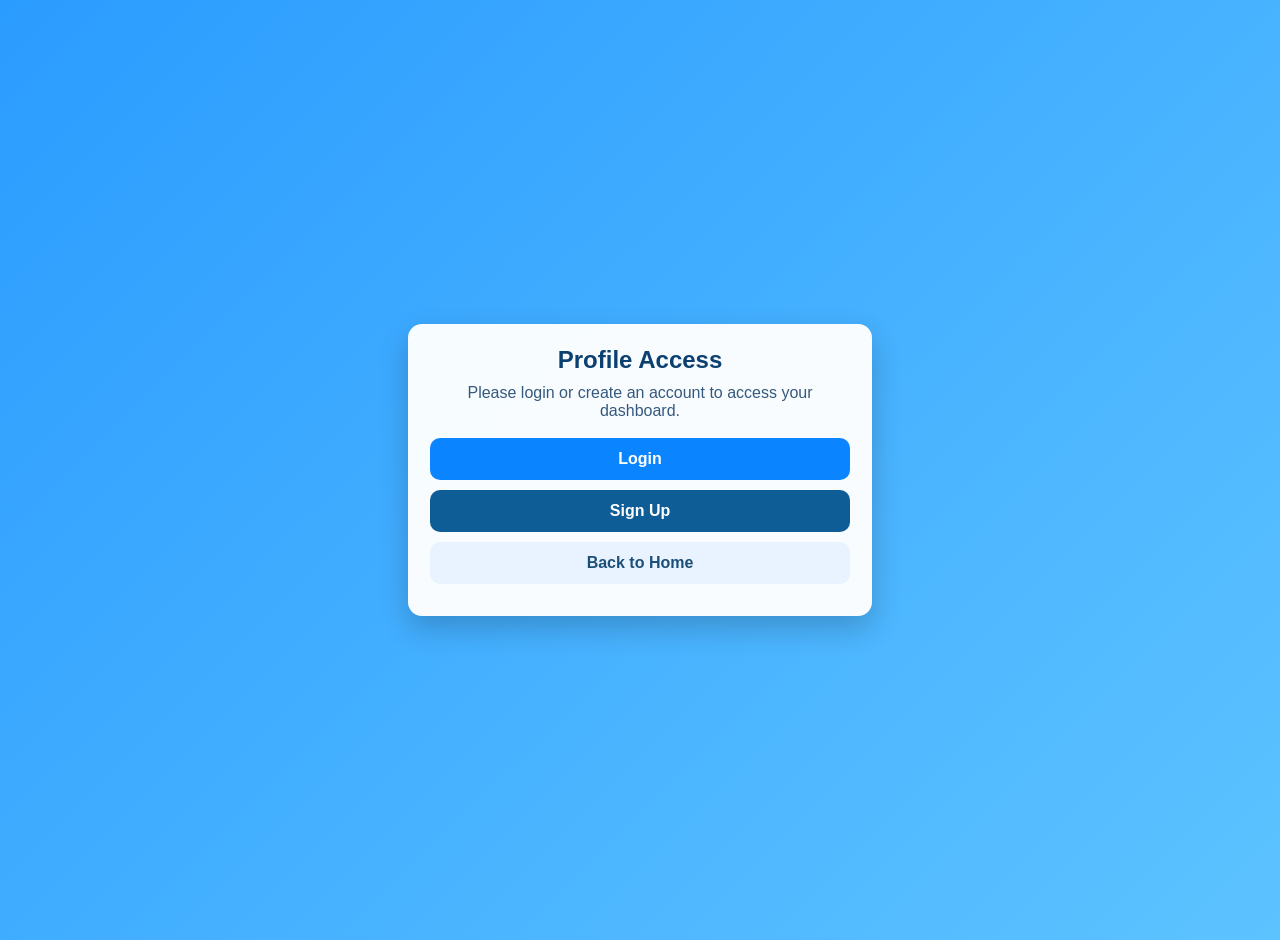
<file: mediguide_3_0/frontend/profile_options.html>
<!DOCTYPE html>
<html lang="en">
<head>
<meta charset="UTF-8">
<meta name="viewport" content="width=device-width, initial-scale=1.0">
<title>MediGuide Profile Access</title>
<style>
body{
    margin:0;
    font-family:Arial,sans-serif;
    background:linear-gradient(135deg,#2b9cff,#5dc3ff);
    min-height:100vh;
    display:flex;
    align-items:center;
    justify-content:center;
    padding:20px;
}

.card{
    width:100%;
    max-width:420px;
    background:rgba(255,255,255,0.96);
    border-radius:14px;
    padding:22px;
    box-shadow:0 12px 30px rgba(0,0,0,0.2);
    text-align:center;
}

h2{margin:0 0 10px;color:#0c4070;}
p{margin:0 0 18px;color:#35597d;}

a{
    display:block;
    text-decoration:none;
    padding:12px;
    border-radius:10px;
    margin-bottom:10px;
    font-weight:700;
}

.login{background:#0a84ff;color:#fff;}
.signup{background:#0f5d97;color:#fff;}
.home{background:#e8f3ff;color:#1b4f78;}
</style>
</head>
<body>
    <div class="card">
        <h2>Profile Access</h2>
        <p>Please login or create an account to access your dashboard.</p>
        <a class="login" href="/login?next=/dashboard">Login</a>
        <a class="signup" href="/signup?next=/dashboard">Sign Up</a>
        <a class="home" href="/index.html">Back to Home</a>
    </div>
</body>
</html>
</file>
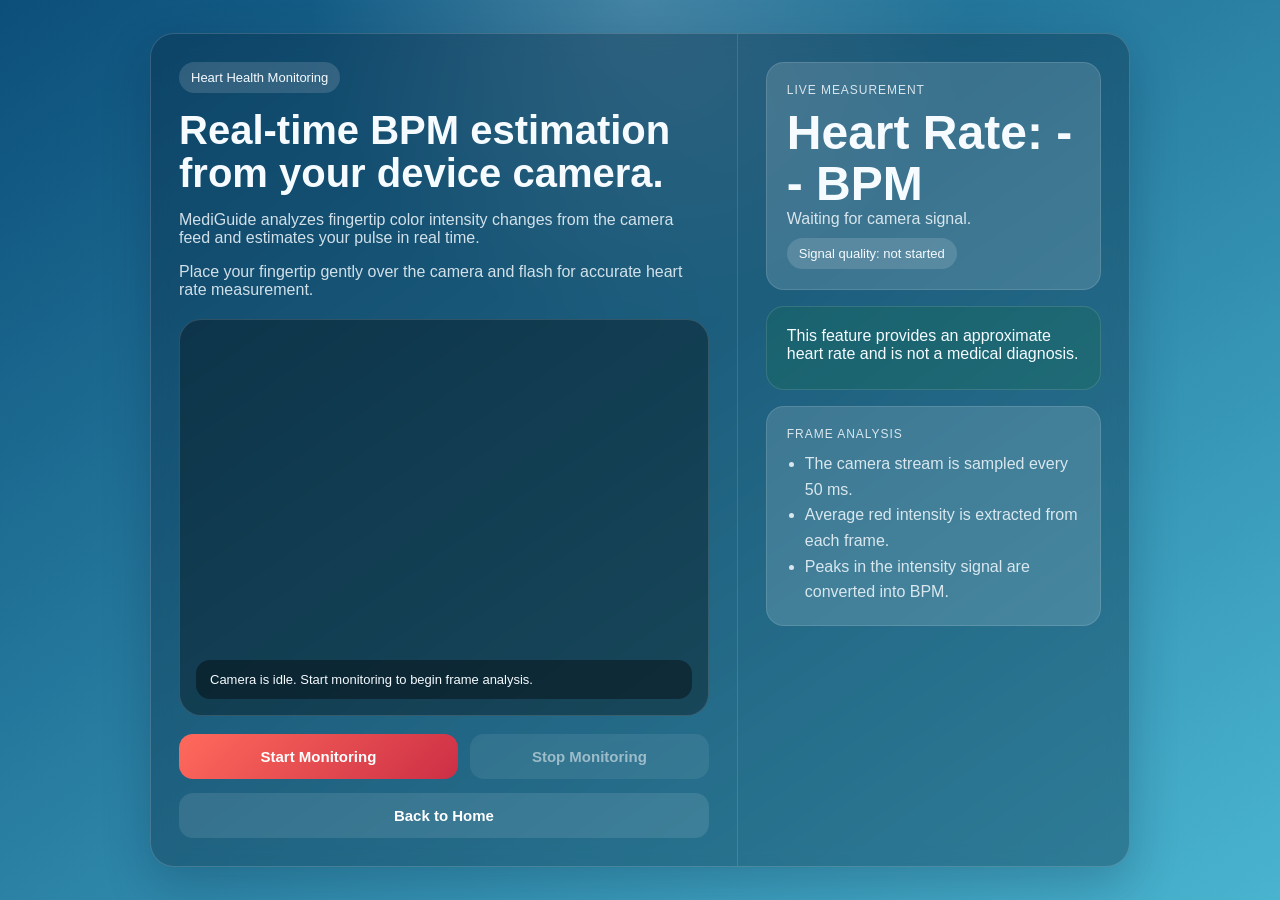
<file: mediguide_3_0/templates/heart_monitor.html>
<!DOCTYPE html>
<html lang="en">
<head>
<meta charset="UTF-8">
<meta name="viewport" content="width=device-width, initial-scale=1.0">
<title>MediGuide Heart Health Monitoring</title>
<style>
    :root {
        --bg-start: #0c4f7a;
        --bg-end: #49b4cf;
        --panel: rgba(255, 255, 255, 0.14);
        --panel-strong: rgba(255, 255, 255, 0.2);
        --text: #f5fbff;
        --muted: rgba(245, 251, 255, 0.84);
        --warn-bg: rgba(152, 18, 18, 0.28);
        --ok-bg: rgba(20, 108, 65, 0.24);
    }

    * {
        box-sizing: border-box;
    }

    body {
        margin: 0;
        min-height: 100vh;
        padding: 24px;
        font-family: Arial, sans-serif;
        color: var(--text);
        background:
            radial-gradient(circle at top, rgba(255, 255, 255, 0.18), transparent 30%),
            linear-gradient(145deg, var(--bg-start), var(--bg-end));
        display: flex;
        align-items: center;
        justify-content: center;
    }

    .page {
        width: min(980px, 100%);
        background: rgba(6, 34, 56, 0.34);
        border: 1px solid rgba(255, 255, 255, 0.16);
        border-radius: 24px;
        overflow: hidden;
        box-shadow: 0 18px 48px rgba(0, 24, 55, 0.24);
        backdrop-filter: blur(10px);
    }

    .layout {
        display: grid;
        grid-template-columns: 1.2fr 0.8fr;
    }

    .main,
    .side {
        padding: 28px;
    }

    .main {
        border-right: 1px solid rgba(255, 255, 255, 0.12);
    }

    .tag {
        display: inline-block;
        padding: 8px 12px;
        border-radius: 999px;
        background: rgba(255, 255, 255, 0.14);
        font-size: 13px;
    }

    h1 {
        margin: 16px 0 10px;
        font-size: clamp(28px, 4vw, 40px);
        line-height: 1.08;
    }

    .lead,
    .instruction,
    .subtext {
        color: var(--muted);
    }

    .camera-shell {
        margin-top: 20px;
        background: rgba(0, 0, 0, 0.34);
        border-radius: 22px;
        overflow: hidden;
        border: 1px solid rgba(255, 255, 255, 0.14);
        position: relative;
        aspect-ratio: 4 / 3;
    }

    #video {
        width: 100%;
        height: 100%;
        display: block;
        object-fit: cover;
        transform: scaleX(-1);
    }

    .status-banner {
        position: absolute;
        left: 16px;
        right: 16px;
        bottom: 16px;
        padding: 12px 14px;
        border-radius: 14px;
        background: rgba(0, 0, 0, 0.38);
        font-size: 13px;
    }

    .controls {
        display: flex;
        gap: 12px;
        flex-wrap: wrap;
        margin-top: 18px;
    }

    button,
    .back-link {
        border: 0;
        border-radius: 14px;
        padding: 14px 18px;
        font-size: 15px;
        font-weight: 700;
        cursor: pointer;
        text-decoration: none;
        transition: opacity 0.18s ease, transform 0.18s ease;
    }

    button:hover,
    .back-link:hover {
        opacity: 0.94;
        transform: translateY(-1px);
    }

    .start {
        flex: 1 1 220px;
        color: #fff;
        background: linear-gradient(135deg, #ff6a5c, #cc2f45);
    }

    .stop {
        flex: 1 1 180px;
        color: #fff;
        background: rgba(255, 255, 255, 0.14);
    }

    button:disabled {
        opacity: 0.55;
        cursor: not-allowed;
        transform: none;
    }

    .back-link {
        display: inline-flex;
        align-items: center;
        justify-content: center;
        margin-top: 14px;
        width: 100%;
        color: #fff;
        background: rgba(255, 255, 255, 0.1);
    }

    .card {
        background: var(--panel);
        border: 1px solid rgba(255, 255, 255, 0.12);
        border-radius: 18px;
        padding: 20px;
        margin-bottom: 16px;
    }

    .label {
        margin-bottom: 10px;
        font-size: 12px;
        letter-spacing: 0.08em;
        text-transform: uppercase;
        color: var(--muted);
    }

    #bpm {
        font-size: clamp(32px, 5vw, 48px);
        font-weight: 800;
        line-height: 1.08;
    }

    .signal {
        margin-top: 10px;
        padding: 8px 12px;
        border-radius: 999px;
        display: inline-block;
        font-size: 13px;
        background: rgba(255, 255, 255, 0.14);
    }

    .warning {
        min-height: 84px;
        background: var(--ok-bg);
    }

    .warning.alert {
        background: var(--warn-bg);
    }

    .tips {
        margin: 0;
        padding-left: 18px;
        line-height: 1.6;
        color: var(--muted);
    }

    #canvas {
        display: none;
    }

    @media (max-width: 820px) {
        .layout {
            grid-template-columns: 1fr;
        }

        .main {
            border-right: 0;
            border-bottom: 1px solid rgba(255, 255, 255, 0.12);
        }
    }
</style>
</head>
<body>
    <div class="page">
        <div class="layout">
            <section class="main">
                <div class="tag">Heart Health Monitoring</div>
                <h1>Real-time BPM estimation from your device camera.</h1>
                <p class="lead">MediGuide analyzes fingertip color intensity changes from the camera feed and estimates your pulse in real time.</p>
                <p class="instruction">Place your fingertip gently over the camera and flash for accurate heart rate measurement.</p>

                <div class="camera-shell">
                    <video id="video" autoplay playsinline muted></video>
                    <div class="status-banner" id="cameraStatus">Camera is idle. Start monitoring to begin frame analysis.</div>
                </div>

                <canvas id="canvas" style="display:none;"></canvas>

                <div class="controls">
                    <button id="startButton" class="start" type="button">Start Monitoring</button>
                    <button id="stopButton" class="stop" type="button" disabled>Stop Monitoring</button>
                </div>

                <a class="back-link" href="/">Back to Home</a>
            </section>

            <aside class="side">
                <div class="card">
                    <div class="label">Live Measurement</div>
                    <div id="bpm">Heart Rate: -- BPM</div>
                    <div class="subtext" id="bpmMeta">Waiting for camera signal.</div>
                    <div class="signal" id="signalStatus">Signal quality: not started</div>
                </div>

                <div class="card warning" id="warningBox">
                    This feature provides an approximate heart rate and is not a medical diagnosis.
                </div>

                <div class="card">
                    <div class="label">Frame Analysis</div>
                    <ul class="tips">
                        <li>The camera stream is sampled every 50 ms.</li>
                        <li>Average red intensity is extracted from each frame.</li>
                        <li>Peaks in the intensity signal are converted into BPM.</li>
                    </ul>
                </div>
            </aside>
        </div>
    </div>

<script>
(() => {
    const video = document.getElementById("video");
    const canvas = document.getElementById("canvas");
    const bpmDisplay = document.getElementById("bpm");
    const bpmMeta = document.getElementById("bpmMeta");
    const signalStatus = document.getElementById("signalStatus");
    const warningBox = document.getElementById("warningBox");
    const cameraStatus = document.getElementById("cameraStatus");
    const startButton = document.getElementById("startButton");
    const stopButton = document.getElementById("stopButton");

    let stream = null;
    let captureTimer = null;
    let signalBuffer = [];

    function updateWarning(bpm) {
        warningBox.classList.remove("alert");

        if (!Number.isFinite(bpm)) {
            warningBox.textContent = "This feature provides an approximate heart rate and is not a medical diagnosis.";
            return;
        }

        if (bpm < 50) {
            warningBox.classList.add("alert");
            warningBox.textContent = "⚠️ Heart rate is too low. Please consult a doctor.";
            return;
        }

        if (bpm > 120) {
            warningBox.classList.add("alert");
            warningBox.textContent = "⚠️ High heart rate detected.";
            return;
        }

        warningBox.textContent = "Heart rate is in a typical resting range for many adults, but this remains an approximate reading.";
    }

    function getSmoothedSignal(values) {
        return values.map((_, index) => {
            let total = 0;
            let count = 0;

            for (let offset = -2; offset <= 2; offset += 1) {
                const value = values[index + offset];
                if (Number.isFinite(value)) {
                    total += value;
                    count += 1;
                }
            }

            return count ? total / count : values[index];
        });
    }

    function calculateBPM() {
        if (signalBuffer.length < 60) {
            bpmDisplay.innerText = "Heart Rate: -- BPM";
            bpmMeta.innerText = "Collecting more frames for a stable reading.";
            signalStatus.innerText = "Signal quality: warming up";
            updateWarning(Number.NaN);
            return;
        }

        const processedSignal = getSmoothedSignal(signalBuffer);
        let peaks = 0;

        for (let i = 1; i < processedSignal.length - 1; i += 1) {
            if (processedSignal[i] > processedSignal[i - 1] && processedSignal[i] > processedSignal[i + 1]) {
                peaks += 1;
            }
        }

        const seconds = processedSignal.length * 0.05;
        const bpm = Math.round((peaks / seconds) * 60);

        if (!Number.isFinite(bpm) || bpm < 30 || bpm > 220) {
            bpmDisplay.innerText = "Heart Rate: -- BPM";
            bpmMeta.innerText = "Signal is too noisy. Cover the camera fully and keep still.";
            signalStatus.innerText = "Signal quality: low";
            updateWarning(Number.NaN);
            return;
        }

        bpmDisplay.innerText = "Heart Rate: " + bpm + " BPM";
        bpmMeta.innerText = "Live estimate from the current camera signal buffer.";
        signalStatus.innerText = signalBuffer.length >= 300 ? "Signal quality: active" : "Signal quality: building";
        updateWarning(bpm);
    }

    function captureFrame() {
        if (!video.videoWidth || !video.videoHeight) {
            return;
        }

        const ctx = canvas.getContext("2d", { willReadFrequently: true });

        canvas.width = video.videoWidth;
        canvas.height = video.videoHeight;

        ctx.drawImage(video, 0, 0);

        const frame = ctx.getImageData(0, 0, canvas.width, canvas.height);

        let redTotal = 0;

        for (let i = 0; i < frame.data.length; i += 4) {
            redTotal += frame.data[i];
        }

        const avgRed = redTotal / (frame.data.length / 4);

        signalBuffer.push(avgRed);

        if (signalBuffer.length > 300) {
            signalBuffer.shift();
        }

        calculateBPM();
    }

    async function startMonitoring() {
        if (!navigator.mediaDevices || !navigator.mediaDevices.getUserMedia) {
            cameraStatus.textContent = "Camera access is not supported in this browser.";
            bpmMeta.innerText = "Use a modern browser with camera permissions enabled.";
            return;
        }

        stopMonitoring();

        try {
            stream = await navigator.mediaDevices.getUserMedia({ video: { facingMode: "environment" } });
            video.srcObject = stream;
            await video.play();

            signalBuffer = [];
            startButton.disabled = true;
            stopButton.disabled = false;
            cameraStatus.textContent = "Camera is active. MediGuide is analyzing frames continuously.";
            bpmMeta.innerText = "Place your fingertip gently over the camera and flash for accurate heart rate measurement.";
            signalStatus.innerText = "Signal quality: starting";
            updateWarning(Number.NaN);

            captureTimer = setInterval(() => {
                captureFrame();
            }, 50);
        } catch (error) {
            console.error(error);
            cameraStatus.textContent = "Unable to access the camera. Check browser permissions and try again.";
            bpmMeta.innerText = "Camera permission is required for BPM analysis.";
            signalStatus.innerText = "Signal quality: unavailable";
        }
    }

    function stopMonitoring() {
        if (captureTimer) {
            clearInterval(captureTimer);
            captureTimer = null;
        }

        if (stream) {
            stream.getTracks().forEach((track) => track.stop());
            stream = null;
        }

        video.srcObject = null;
        startButton.disabled = false;
        stopButton.disabled = true;

        if (signalBuffer.length === 0) {
            bpmDisplay.innerText = "Heart Rate: -- BPM";
            bpmMeta.innerText = "Waiting for camera signal.";
            signalStatus.innerText = "Signal quality: not started";
            cameraStatus.textContent = "Camera is idle. Start monitoring to begin frame analysis.";
            updateWarning(Number.NaN);
        } else {
            cameraStatus.textContent = "Monitoring stopped. The last BPM estimate remains visible.";
        }
    }

    startButton.addEventListener("click", startMonitoring);
    stopButton.addEventListener("click", stopMonitoring);
    window.addEventListener("beforeunload", stopMonitoring);
})();
</script>
</body>
</html>
</file>
